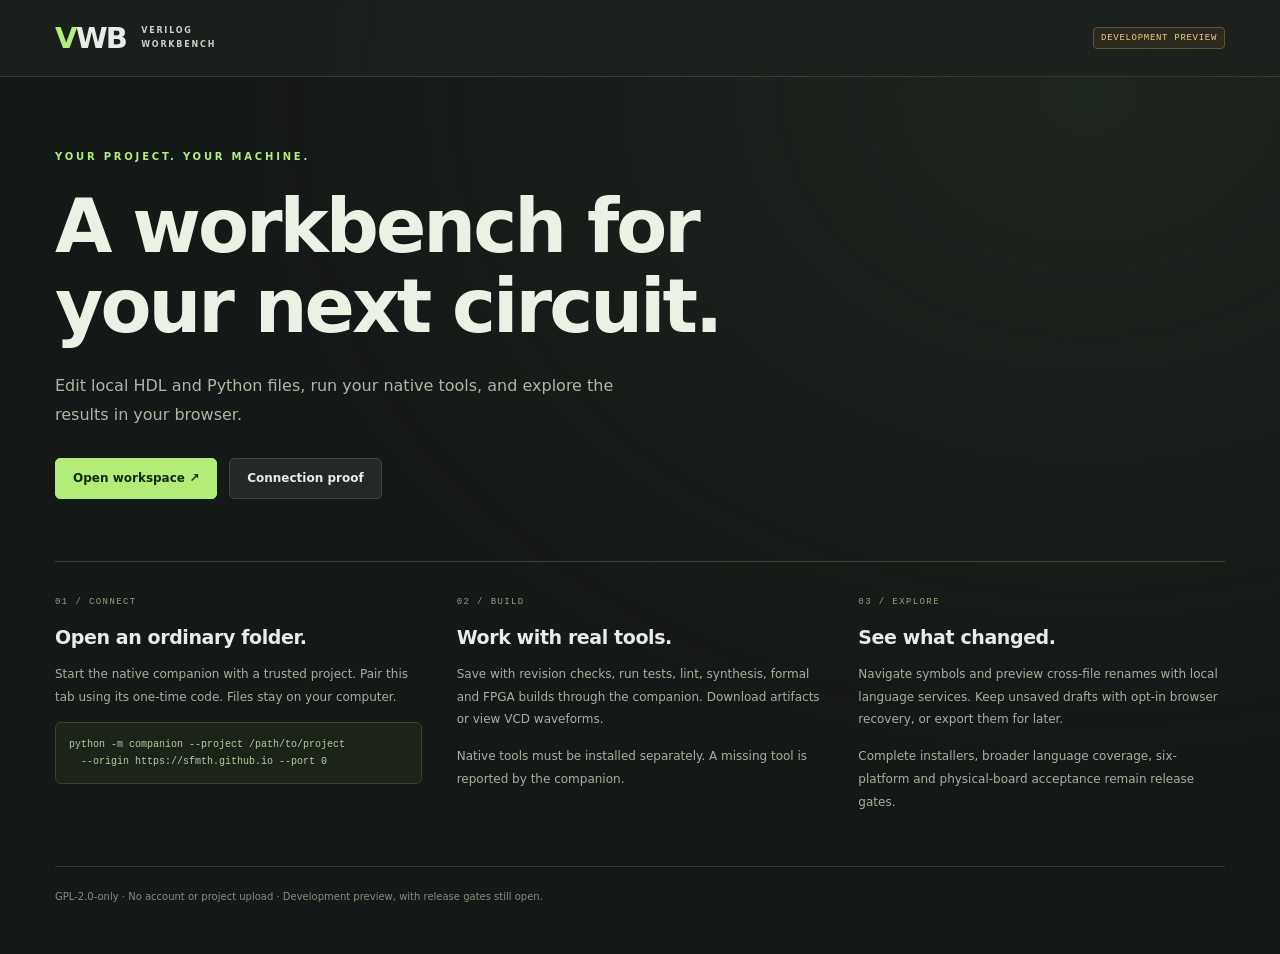
<file: web/index.html>
<!doctype html>
<html lang="en">
<head>
  <meta charset="utf-8">
  <meta name="viewport" content="width=device-width,initial-scale=1">
  <meta name="referrer" content="no-referrer">
  <meta http-equiv="Content-Security-Policy" content="default-src 'self'; style-src 'self'; object-src 'none'; base-uri 'none'">
  <title>Verilog Workbench · Local tools, browser workspace</title>
  <link rel="stylesheet" href="workspace/style.css">
</head>
<body class="landing">
  <header class="topbar"><a class="brand" href="./">V<span>WB</span><small>VERILOG WORKBENCH</small></a><span class="preview-badge">DEVELOPMENT PREVIEW</span></header>
  <main class="welcome">
    <p class="eyebrow">YOUR PROJECT. YOUR MACHINE.</p>
    <h1>A workbench for<br>your next circuit.</h1>
    <p class="lede">Edit local HDL and Python files, run your native tools, and explore the results in your browser.</p>
    <div class="actions"><a class="button primary" href="workspace/">Open workspace ↗</a><a class="button" href="m0/">Connection proof</a></div>
    <div class="welcome-grid">
      <section><span class="step">01 / CONNECT</span><h2>Open an ordinary folder.</h2><p>Start the native companion with a trusted project. Pair this tab using its one-time code. Files stay on your computer.</p><pre>python -m companion --project /path/to/project
  --origin https://sfmth.github.io --port 0</pre></section>
      <section><span class="step">02 / BUILD</span><h2>Work with real tools.</h2><p>Save with revision checks, run tests, lint, synthesis, formal and FPGA builds through the companion. Download artifacts or view VCD waveforms.</p><p>Native tools must be installed separately. A missing tool is reported by the companion.</p></section>
      <section><span class="step">03 / EXPLORE</span><h2>See what changed.</h2><p>Navigate symbols and preview cross-file renames with local language services. Keep unsaved drafts with opt-in browser recovery, or export them for later.</p><p>Complete installers, broader language coverage, six-platform and physical-board acceptance remain release gates.</p></section>
    </div>
    <p class="muted">GPL-2.0-only · No account or project upload · Development preview, with release gates still open.</p>
  </main>
</body>
</html>
</file>
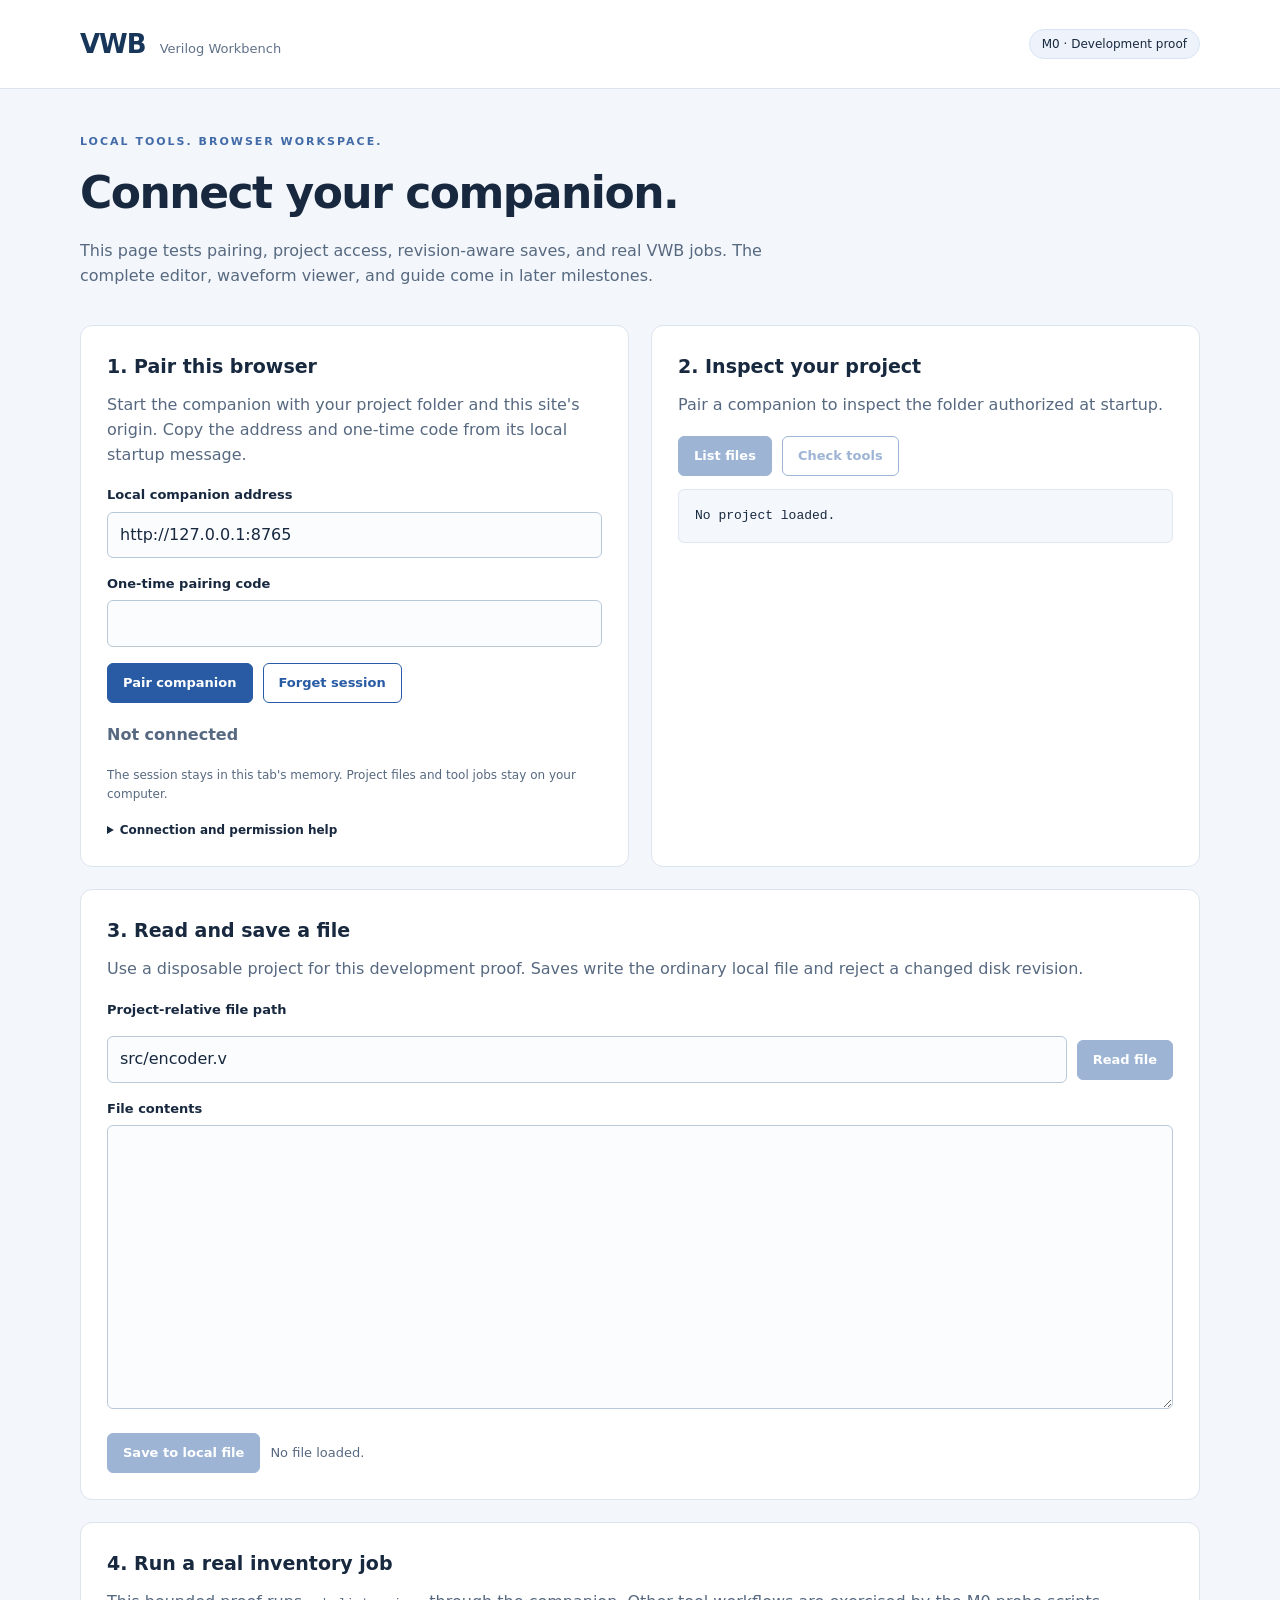
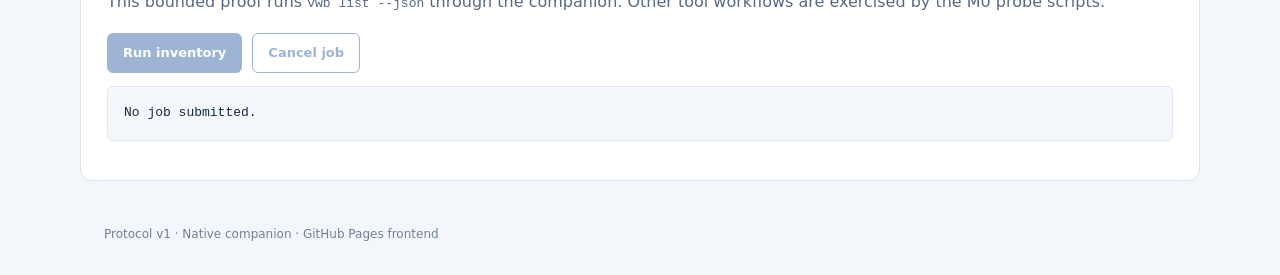
<file: web/m0/index.html>
<!doctype html>
<html lang="en">
<head>
  <meta charset="utf-8">
  <meta name="viewport" content="width=device-width,initial-scale=1">
  <meta name="referrer" content="no-referrer">
  <meta http-equiv="Content-Security-Policy" content="default-src 'self'; script-src 'self'; style-src 'self'; connect-src 'self' http://127.0.0.1:* http://localhost:* http://[::1]:* https://127.0.0.1:* https://localhost:*; object-src 'none'; base-uri 'none'; frame-ancestors 'none'">
  <title>VWB · Companion connection proof</title>
  <link rel="stylesheet" href="style.css">
  <script type="module" src="app.js"></script>
</head>
<body>
  <header><a class="brand" href="../">VWB<span>Verilog Workbench</span></a><span class="badge">M0 · Development proof</span></header>
  <main>
    <section class="intro"><p class="eyebrow">LOCAL TOOLS. BROWSER WORKSPACE.</p><h1>Connect your companion.</h1><p>This page tests pairing, project access, revision-aware saves, and real VWB jobs. The complete editor, waveform viewer, and guide come in later milestones.</p></section>
    <div class="grid">
      <section class="panel"><h2>1. Pair this browser</h2><p>Start the companion with your project folder and this site's origin. Copy the address and one-time code from its local startup message.</p>
        <form id="pair-form"><label for="endpoint">Local companion address</label><input id="endpoint" type="url" value="http://127.0.0.1:8765" required autocomplete="off" spellcheck="false"><label for="code">One-time pairing code</label><input id="code" type="password" required autocomplete="off" spellcheck="false"><div class="actions"><button id="pair" type="submit">Pair companion</button><button id="forget" type="button" class="secondary">Forget session</button></div></form>
        <p id="connection-status" role="status" aria-live="polite">Not connected</p><p class="note">The session stays in this tab's memory. Project files and tool jobs stay on your computer.</p>
        <details><summary>Connection and permission help</summary><p>The browser may ask for access to your local companion. Allow it only for the project session you started. If access is denied, restore the site permission and retry. This proof does not require browser security flags or uploading your project.</p><p>After a companion restart, enter its new code. Pairing codes expire and can only be used once.</p></details>
      </section>
      <section class="panel"><h2>2. Inspect your project</h2><p id="project-summary">Pair a companion to inspect the folder authorized at startup.</p><div class="actions"><button id="files" disabled>List files</button><button id="capabilities" disabled class="secondary">Check tools</button></div><pre id="inventory" aria-live="polite">No project loaded.</pre></section>
      <section class="panel wide"><h2>3. Read and save a file</h2><p>Use a disposable project for this development proof. Saves write the ordinary local file and reject a changed disk revision.</p><form id="read-form" class="path-form"><label for="path">Project-relative file path</label><div class="actions"><input id="path" value="src/encoder.v" autocomplete="off" spellcheck="false"><button id="read" disabled>Read file</button></div></form><label for="content">File contents</label><textarea id="content" rows="13" spellcheck="false" disabled></textarea><div class="actions"><button id="save" disabled>Save to local file</button><span id="file-status" role="status" aria-live="polite">No file loaded.</span></div></section>
      <section class="panel wide"><h2>4. Run a real inventory job</h2><p>This bounded proof runs <code>vwb list --json</code> through the companion. Other tool workflows are exercised by the M0 probe scripts.</p><div class="actions"><button id="run" disabled>Run inventory</button><button id="cancel" disabled class="secondary">Cancel job</button></div><pre id="job-output" aria-live="polite">No job submitted.</pre></section>
    </div>
  </main><footer>Protocol v1 · Native companion · GitHub Pages frontend</footer>
</body>
</html>
</file>
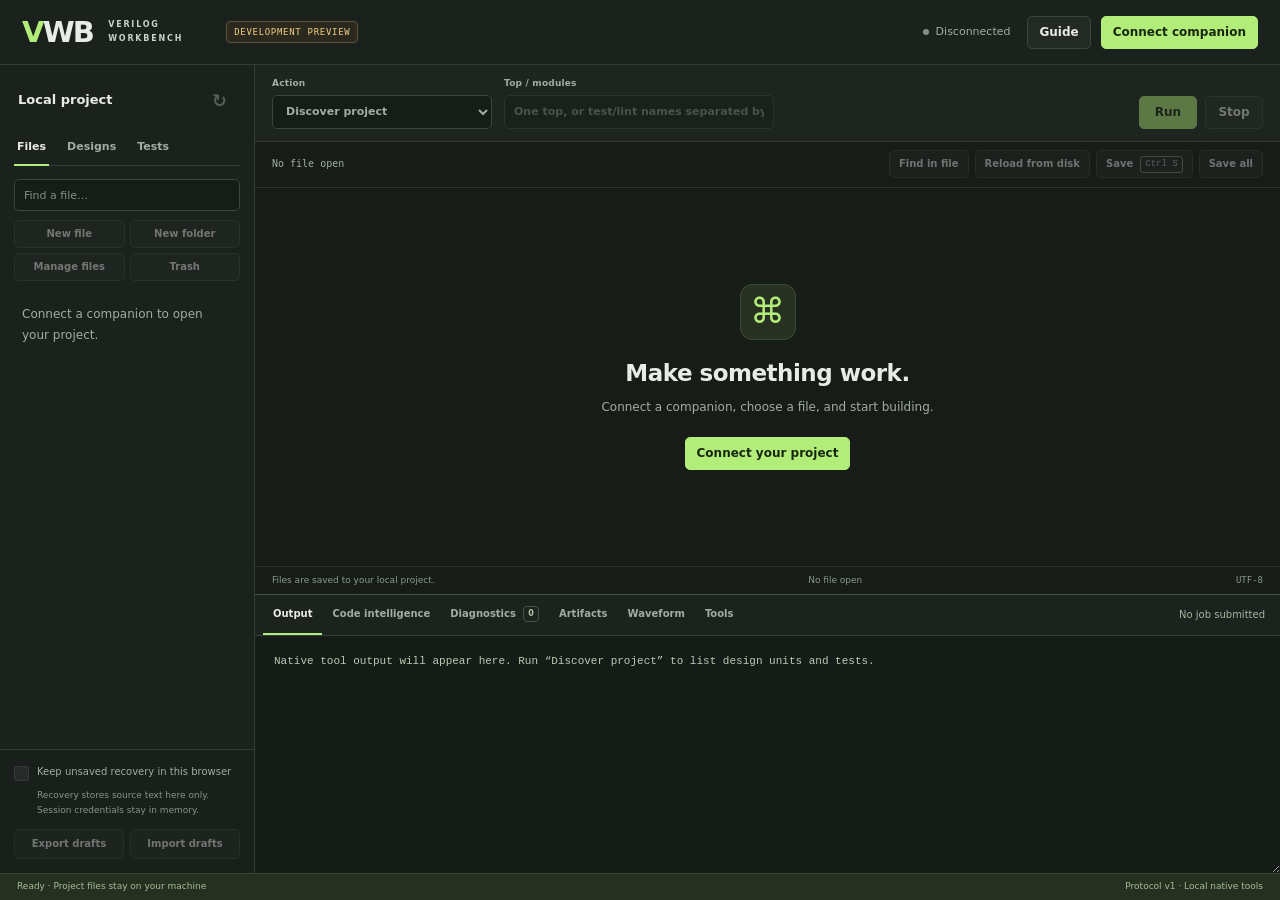
<file: web/workspace/index.html>
<!doctype html>
<html lang="en">
<head>
  <meta charset="utf-8">
  <meta name="viewport" content="width=device-width,initial-scale=1">
  <meta name="referrer" content="no-referrer">
  <meta http-equiv="Content-Security-Policy" content="default-src 'self'; script-src 'self'; style-src 'self'; connect-src 'self' http://127.0.0.1:* http://localhost:* http://[::1]:* https://127.0.0.1:* https://localhost:*; worker-src 'self'; img-src 'self' blob:; object-src 'none'; base-uri 'none'">
  <title>Workspace · Verilog Workbench</title>
  <link rel="stylesheet" href="style.css">
  <script type="module" src="app.mjs"></script>
</head>
<body>
  <a class="skip" href="#editor">Skip to editor</a>
  <header class="topbar"><a class="brand" href="../">V<span>WB</span><small>VERILOG WORKBENCH</small></a><span class="preview-badge">DEVELOPMENT PREVIEW</span><div class="header-actions"><span id="connection-indicator" class="connection">Disconnected</span><button id="guide-toggle">Guide</button><button id="connect-toggle" class="primary">Connect companion</button></div></header>
  <div class="workbench">
    <aside class="sidebar" aria-label="Project explorer">
      <div class="section-heading"><h1 id="project-name">Local project</h1><button id="refresh" disabled aria-label="Refresh files">↻</button></div>
      <nav class="explorer-tabs" aria-label="Project views"><button data-explorer="files" aria-pressed="true">Files</button><button data-explorer="designs" aria-pressed="false">Designs</button><button data-explorer="tests" aria-pressed="false">Tests</button></nav>
      <label class="sr-only" for="filter">Filter project files</label><input id="filter" type="search" placeholder="Find a file…" autocomplete="off">
      <div id="file-actions" class="file-actions"><button id="new-file" disabled>New file</button><button id="new-folder" disabled>New folder</button><button id="manage-files" disabled>Manage files</button><button id="open-trash" disabled>Trash</button></div>
      <div id="explorer" class="explorer"><p class="empty">Connect a companion to open your project.</p></div>
      <section id="recovery" hidden><h2>Recovered drafts</h2><p>Review before saving. Disk changes are checked.</p><div id="recovery-list"></div></section>
      <div class="sidebar-foot"><label class="check"><input id="persist-drafts" type="checkbox"> Keep unsaved recovery in this browser</label><p>Recovery stores source text here only. Session credentials stay in memory.</p><div class="actions"><button id="export-drafts" disabled>Export drafts</button><label class="button file-picker">Import drafts<input id="import-drafts" type="file" accept=".json,application/json" disabled></label></div></div>
    </aside>
    <main class="workspace-main">
      <section class="runbar" aria-label="Native tool controls">
        <label>Action<select id="command"><option value="list">Discover project</option><option value="test">Run tests</option><option value="wave">Waveforms / saved runs</option><option value="lint">Lint</option><option value="synth">Synthesize</option><option value="formal">Formal</option><option value="fpga">FPGA build</option><option value="doctor">Check tools</option><option value="flow">Project testbench</option></select></label>
        <label>Top / modules<input id="module" list="module-list" placeholder="One top, or test/lint names separated by commas" autocomplete="off" spellcheck="false"><datalist id="module-list"></datalist></label>
        <div id="wave-options" class="command-options" hidden><label>Waveform action<select id="wave-mode"><option value="simulate">Simulate and save waves</option><option value="list">List saved waves</option><option value="load">Open saved wave</option></select></label><label>Saved tag<input id="wave-tag" list="saved-wave-list" placeholder="Optional for simulation" autocomplete="off"><datalist id="saved-wave-list"></datalist></label><label class="check"><input id="replace-tag" type="checkbox">Replace existing tag</label></div>
        <div id="test-options" class="command-options" hidden><label>Simulator<select id="simulator"><option value="auto">Auto · Icarus / GHDL</option><option value="icarus">Icarus</option><option value="verilator">Verilator · timed SystemVerilog</option><option value="ghdl">GHDL · VHDL</option></select></label><label>Test language<select id="test-language"><option value="auto">Auto</option><option value="cocotb">Cocotb / Python</option><option value="verilog">Verilog</option><option value="vhdl">VHDL</option></select></label><label>Test file<input id="test-file" list="test-file-list" placeholder="Auto discovery" autocomplete="off" spellcheck="false"><datalist id="test-file-list"></datalist></label><label>Testbench top<input id="test-top" placeholder="Infer from test file" autocomplete="off" spellcheck="false"></label><label>Cocotb function<input id="testcase" placeholder="All test functions" autocomplete="off" spellcheck="false"></label><label>Seed<input id="seed" type="number" min="0" max="4294967295" placeholder="Default"></label><label class="check"><input id="waves" type="checkbox" checked>Save waves</label><label>Wave format<select id="wave-format"><option value="vcd">VCD · browser viewer</option><option value="fst">FST · download</option></select></label></div>
        <div id="flow-options" class="command-options" hidden><label>Project flow<input id="flow-name" list="flow-list" placeholder="Leave empty to discover flows" autocomplete="off"><datalist id="flow-list"></datalist></label><label>Project simulator<select id="flow-simulator"><option value="default">Project default</option><option value="icarus">Icarus</option><option value="verilator">Verilator</option><option value="ghdl">GHDL</option><option value="questa">Questa</option><option value="modelsim">ModelSim</option><option value="vcs">VCS</option><option value="xcelium">Xcelium</option><option value="riviera">Riviera</option><option value="activehdl">Active-HDL</option></select></label><label>Timeout (seconds)<input id="flow-timeout" type="number" min="1" max="7200" value="300"></label><p class="muted">Uses a configured upstream Make, FuseSoC or Python testbench. Each flow declares its dependencies and supported simulators.</p></div>
        <div id="lint-options" class="command-options" hidden><label>Linter<select id="linter"><option value="all">All available</option><option value="iverilog">Icarus</option><option value="verilator">Verilator</option><option value="yosys">Yosys</option><option value="verible">Verible</option><option value="ghdl">GHDL</option></select></label></div>
        <div id="synth-options" class="command-options" hidden><label>Output<select id="synth-format"><option value="svg">SVG schematic</option><option value="json">JSON netlist</option><option value="png">PNG schematic</option><option value="dot">DOT graph</option></select></label><label class="check"><input id="synth-full" type="checkbox">Full logic</label><label class="check"><input id="synth-flatten" type="checkbox">Flatten hierarchy</label></div>
        <div id="formal-options" class="command-options" hidden><label>Configuration<input id="formal-config" placeholder="Project .sby file (optional)" spellcheck="false"></label></div>
        <div id="fpga-options" class="command-options" hidden><label>Board<select id="board"><option value="tangnano9k">Tang Nano 9K</option><option value="icebreaker">iCEBreaker</option></select></label><label>Stage<select id="stage"><option value="pack">Pack image</option><option value="pnr">Place &amp; route</option><option value="synth">Synthesize</option></select></label><label>Constraints<input id="constraints" placeholder="src/io.cst or .pcf" spellcheck="false"></label><button id="program" disabled>Program board…</button></div>
        <div class="actions run-actions"><button id="run" class="primary" disabled>Run</button><button id="cancel" disabled>Stop</button></div>
        <details id="hdl-options" class="hdl-options" hidden><summary>HDL compile and test options</summary><div class="hdl-option-fields"><label>Defines · one NAME or NAME=VALUE per line<textarea id="hdl-defines" rows="3" placeholder="WIDTH=8" spellcheck="false"></textarea></label><label>Include folders · one project folder per line<textarea id="hdl-includes" rows="3" placeholder="src/include" spellcheck="false"></textarea></label><div id="simulation-options"><label class="check"><input id="gate-level" type="checkbox">Also test synthesized gates</label><p class="muted">Native VHDL testbenches cannot drive Verilog gates; use Cocotb for that check. A skipped gate check is shown in the result.</p><label>Array words in waves<input id="max-array-words" type="number" min="0" max="1000000" placeholder="Default · 0 saves all"></label><label>Simulator plusargs · one per line<textarea id="plusargs" rows="2" placeholder="+CHECK=1" spellcheck="false"></textarea></label></div><p id="keep-going-option" class="muted">All selected tests and lint checks run, including after a failure.</p></div><p class="muted">A selected module without a test may generate a starter smoke test. Add functional assertions before relying on it.</p></details>
      </section>
      <section class="editor-panel" aria-label="File editor">
        <div id="file-tabs" class="file-tabs" aria-label="Open files"></div>
        <div class="editor-toolbar"><span id="active-file">No file open</span><div class="actions"><button id="find-open" disabled>Find in file</button><button id="reload" disabled>Reload from disk</button><button id="save" disabled>Save <kbd>Ctrl S</kbd></button><button id="save-all" disabled>Save all</button></div></div>
        <section id="find-bar" class="find-bar" aria-label="File search" hidden><label class="sr-only" for="find-query">Find in file</label><input id="find-query" type="search" maxlength="256" autocomplete="off" spellcheck="false" placeholder="Find literal text…"><label class="check"><input id="find-case" type="checkbox">Match case</label><button id="find-prev" aria-label="Previous match">↑</button><button id="find-next" aria-label="Next match">↓</button><span id="find-status" role="status">Enter text to find</span><button id="find-close" aria-label="Close file search">×</button></section>
        <div id="editor-empty" class="editor-empty"><span class="circuit-mark" aria-hidden="true">⌘</span><h2>Make something work.</h2><p>Connect a companion, choose a file, and start building.</p><button id="empty-connect" class="primary">Connect your project</button></div>
        <div id="source-editor" class="editor-surface" hidden><pre id="editor-gutter" aria-hidden="true"></pre><pre id="syntax-backdrop" aria-hidden="true"></pre><textarea id="editor" aria-label="File contents" spellcheck="false" autocapitalize="off" autocomplete="off" wrap="off" hidden disabled></textarea></div>
        <div class="editor-status"><span id="file-status" role="status">Files are saved to your local project.</span><span id="syntax-status">No file open</span><span id="position">UTF-8</span></div>
      </section>
      <section class="results" aria-label="Tool results">
        <div class="results-heading"><nav aria-label="Result views"><button data-result="logs" aria-pressed="true">Output</button><button data-result="intelligence" aria-pressed="false">Code intelligence</button><button data-result="diagnostics" aria-pressed="false">Diagnostics <span id="diagnostic-count">0</span></button><button data-result="artifacts" aria-pressed="false">Artifacts</button><button data-result="waveform" aria-pressed="false">Waveform</button><button data-result="tools" aria-pressed="false">Tools</button></nav><span id="job-status" role="status">No job submitted</span><button id="resume-job" hidden>Resume status</button></div>
        <div id="result-logs" class="result-pane"><p id="hdl-summary" class="notice" hidden></p><pre id="job-output">Native tool output will appear here. Run “Discover project” to list design units and tests.</pre></div>
        <div id="result-intelligence" class="result-pane" hidden><div id="intelligence-view"></div></div>
        <div id="result-diagnostics" class="result-pane" hidden><p class="muted">Compiler messages link to source when a location is recognized. Full raw output is always retained.</p><div id="diagnostics"></div></div>
        <div id="result-artifacts" class="result-pane" hidden><div class="actions"><button id="refresh-artifacts" disabled>Refresh artifacts</button><span class="muted">Artifacts include previous runs. Rerun the relevant workflow to regenerate them.</span></div><div id="artifact-list"></div><div id="artifact-preview"></div></div>
        <div id="result-waveform" class="result-pane" hidden><div class="actions"><label class="button file-picker">Open local VCD<input id="import-vcd" type="file" accept=".vcd"></label><span class="muted">VCD only. FST and GTKWave layout import are not available.</span></div><div id="waveform-view"><p class="empty">Open a VCD artifact after a simulation, or choose a local VCD file.</p></div></div>
        <div id="result-tools" class="result-pane" hidden><p class="muted">Discovery reports installed tools; it does not certify workflow or hardware support.</p><button id="check-tools" disabled>Refresh tool report</button><pre id="tools-output">No capability report loaded.</pre></div>
      </section>
    </main>
    <aside id="guide" class="guide" hidden aria-label="Getting started guide"><div class="section-heading"><h2>First circuit</h2><button id="guide-close" aria-label="Close guide">×</button></div><p class="eyebrow">A SMALL LOOP, REAL TOOLS.</p><ol><li><h3>Connect a folder</h3><p>Start the command below with a trusted project. The companion uses your project’s configured source and test paths.</p><pre id="launch-command"></pre></li><li><h3>Explore the design</h3><p>Run “Discover project”. Choose a top from the toolbar, then open its files from Designs or Tests.</p></li><li><h3>Save and simulate</h3><p>Edit a file, then Run tests. Runs first save all open edits. An external disk change stops the save with a visible conflict.</p></li><li><h3>Inspect the result</h3><p>Read Output and Diagnostics. In Artifacts, open a VCD waveform or download a schematic. Cancel long jobs with Stop.</p></li><li><h3>Keep experimenting</h3><p>Try the bundled examples folder as your companion project. Start with <code>sv_beginner_counter</code> or <code>vhdl_beginner_counter</code>. Native HDL tools must be installed.</p></li></ol><p class="notice">Development preview: local language services enable completion, navigation and reviewed rename. Broader language and project coverage, complete installers and six-platform/board acceptance remain release gates.</p></aside>
  </div>
  <footer class="statusbar"><span id="global-status" role="status">Ready · Project files stay on your machine</span><span>Protocol v1 · Local native tools</span></footer>
  <dialog id="files-dialog" aria-label="Project files"></dialog>
  <dialog id="connect-dialog"><form id="pair-form"><div class="section-heading"><h2>Connect your companion</h2><button id="connect-close" type="button" aria-label="Close connection dialog">×</button></div><p>Start the companion with your trusted local project, then enter its address and one-time code.</p><pre id="connect-command"></pre><label for="endpoint">Local companion address</label><input id="endpoint" type="url" value="http://127.0.0.1:8765" required autocomplete="off" spellcheck="false"><label for="code">One-time pairing code</label><input id="code" type="password" required autocomplete="off"><div class="actions"><button id="pair" class="primary">Pair companion</button><button id="retry" type="button" hidden>Retry connection</button><button id="forget" type="button" hidden>Forget session</button></div><p id="connection-status" role="status">Not connected.</p><details><summary>Permission, disconnect and pairing help</summary><p>Allow this site’s local network permission when your browser asks. After a temporary disconnect, Retry connection retains your session and edits. After restarting the companion, use its new code. Codes expire after five minutes and work once. Reloading this page forgets credentials; enable draft recovery or export your edits first.</p></details></form></dialog>
</body>
</html>
</file>
<file: web/workspace/style.css>
:root {
  color-scheme: dark;
  --bg: #141817;
  --panel: #1b201e;
  --raised: #232a26;
  --editor: #171c19;
  --line: #333c36;
  --text: #e7ece7;
  --muted: #a0ada3;
  --accent: #b2ed7a;
  --accent-dark: #17270d;
  --amber: #efcd86;
  --danger: #ffaaaa;
  font: 13px/1.55 Inter, ui-sans-serif, system-ui, -apple-system, BlinkMacSystemFont, "Segoe UI", sans-serif;
  background: var(--bg);
  color: var(--text);
}

* { box-sizing: border-box; }
.intelligence-view { display: flex; flex-direction: column; gap: 10px; }
.intelligence-view p { margin: 0; font-size: 12px; }
.intelligence-capabilities { color: var(--muted); }
.intelligence-controls, .intelligence-rename { display: flex; flex-wrap: wrap; align-items: end; gap: 7px; }
.intelligence-rename label { flex: 1; max-width: 300px; }
.intelligence-results, .intelligence-diagnostics { display: grid; gap: 7px; }
.intelligence-results > button, .intelligence-diagnostics > button { justify-content: flex-start; text-align: left; white-space: normal; overflow-wrap: anywhere; }
.intelligence-results pre { white-space: pre-wrap; overflow-wrap: anywhere; margin: 0; padding: 10px; background: var(--editor); border: 1px solid var(--line); font-size: 12px; }
.intelligence-results details { border: 1px solid var(--line); border-radius: 4px; padding: 9px; }
.intelligence-results summary { cursor: pointer; font-family: ui-monospace, monospace; }
.intelligence-diff { display: grid; grid-template-columns: repeat(2,minmax(0,1fr)); gap: 12px; margin-top: 10px; }
.intelligence-diff h4 { color: var(--muted); margin: 0 0 7px; font-size: 11px; }
@media(max-width:700px) { .intelligence-diff { grid-template-columns: 1fr; } }
[hidden] { display: none !important; }
html { height: 100%; }
body { margin: 0; height: 100dvh; display: flex; flex-direction: column; overflow: hidden; }
button, input, select, textarea { font: inherit; color: inherit; }
button, .button {
  display: inline-flex;
  align-items: center;
  justify-content: center;
  gap: 7px;
  min-height: 33px;
  border: 1px solid #3b473e;
  border-radius: 5px;
  padding: 6px 11px;
  background: var(--raised);
  color: var(--text);
  font-size: 12px;
  font-weight: 600;
  line-height: 1.4;
  text-decoration: none;
  white-space: nowrap;
  cursor: pointer;
}
button:hover:not(:disabled), .button:hover { border-color: #6c7e6e; background: #2e3830; }
button:disabled, input:disabled, select:disabled { opacity: .42; cursor: default; }
button.primary, .button.primary { background: var(--accent); border-color: var(--accent); color: var(--accent-dark); }
button.primary:hover:not(:disabled), .button.primary:hover { background: #c7fa98; border-color: #c7fa98; }
a { color: var(--accent); text-underline-offset: 3px; }
button:focus-visible, a:focus-visible, input:focus-visible, select:focus-visible, textarea:focus-visible,
summary:focus-visible, .file-picker:focus-within {
  outline: 2px solid var(--accent);
  outline-offset: 3px;
}
input:not([type="checkbox"]):not([type="range"]):not([type="file"]), select {
  width: 100%;
  min-height: 34px;
  padding: 6px 9px;
  border: 1px solid #3b473e;
  border-radius: 5px;
  background: #161c18;
}
input::placeholder, textarea::placeholder { color: #849188; opacity: 1; }
input[type="checkbox"], input[type="range"] { accent-color: var(--accent); }
input[type="checkbox"] { width: 15px; height: 15px; margin: 0; flex: none; }
input[type="range"] { min-height: 28px; }
label { display: block; font-size: 11px; font-weight: 600; color: var(--muted); }
label > input:not([type="checkbox"]), label > select { display: block; margin-top: 4px; }
.check { display: flex; align-items: center; gap: 8px; font-weight: 500; line-height: 1.6; }
p { margin: 0 0 14px; }
h1, h2, h3 { margin: 0; font-weight: 600; line-height: 1.3; }
h2 { font-size: 16px; }
h3 { font-size: 13px; }
pre, code, textarea, kbd { font-family: "SFMono-Regular", Consolas, "Liberation Mono", monospace; }
code { color: #c5d7bc; font-size: .94em; }
pre { margin: 12px 0; font-size: 12px; line-height: 1.7; white-space: pre-wrap; overflow-wrap: anywhere; }
kbd { padding: 1px 4px; border: 1px solid #526047; border-radius: 3px; font-size: 9px; font-weight: 400; opacity: .75; }
button:disabled kbd { border-color: var(--muted); }
.muted, .empty { color: var(--muted); font-size: 12px; }
.empty { padding: 10px 2px; line-height: 1.7; }
.actions { display: flex; flex-wrap: wrap; align-items: center; gap: 8px; }
.eyebrow { color: var(--accent); font-size: 10px; font-weight: 700; letter-spacing: 2px; }
.section-heading { display: flex; align-items: center; justify-content: space-between; gap: 12px; }
.section-heading button { min-width: 31px; padding: 4px 8px; font-size: 18px; }
.sr-only { position: absolute; width: 1px; height: 1px; padding: 0; margin: -1px; overflow: hidden; clip: rect(0, 0, 0, 0); white-space: nowrap; border: 0; }
.skip { position: fixed; z-index: 100; left: 18px; top: 10px; padding: 8px 14px; background: var(--accent); color: var(--accent-dark); transform: translateY(-150%); border-radius: 4px; }
.skip:focus { transform: translateY(0); }

.topbar { display: flex; align-items: center; gap: 23px; flex: none; min-height: 65px; padding: 12px 22px; border-bottom: 1px solid var(--line); background: #1b211d; }
.brand { display: inline-flex; align-items: center; color: var(--accent); font-size: 29px; font-weight: 850; letter-spacing: -1.8px; line-height: 1; text-decoration: none; }
.brand > span { color: var(--text); }
.brand small { max-width: 95px; margin-left: 15px; color: #c8d2c8; font-size: 8px; font-weight: 600; letter-spacing: 1.8px; line-height: 1.7; }
.preview-badge { display: inline-flex; border: 1px solid #5d5339; border-radius: 4px; padding: 4px 7px; color: var(--amber); background: #2b291e; font: 9px/1.4 ui-monospace, monospace; letter-spacing: .7px; white-space: nowrap; }
.header-actions { display: flex; align-items: center; gap: 10px; margin-left: auto; }
.connection { display: inline-flex; align-items: center; gap: 7px; margin-right: 7px; color: var(--muted); font-size: 11px; white-space: nowrap; }
.connection::before { content: ""; width: 6px; height: 6px; border-radius: 50%; background: #839087; }
.connection.connected, .connection[data-state="connected"] { color: #cbdec2; }
.connection.connected::before, .connection[data-state="connected"]::before { background: var(--accent); box-shadow: 0 0 0 3px #b2ed7a16; }
.connection[data-state="error"], .connection[data-state="disconnected"] { color: var(--amber); }
.connection[data-state="error"]::before, .connection[data-state="disconnected"]::before { background: var(--amber); }

.workbench { display: flex; flex: 1; min-height: 0; min-width: 0; }
.sidebar { display: flex; flex-direction: column; width: 255px; flex: none; min-height: 0; padding: 18px 14px 0; background: #1b211d; border-right: 1px solid var(--line); }
.sidebar h1 { overflow: hidden; font-size: 13px; text-overflow: ellipsis; white-space: nowrap; }
.sidebar .section-heading { padding: 0 4px; }
.sidebar .section-heading button { color: var(--muted); background: transparent; border-color: transparent; }
.explorer-tabs { display: flex; gap: 15px; margin: 14px 0 13px; border-bottom: 1px solid var(--line); }
.file-actions { display: grid; grid-template-columns: 1fr 1fr; gap: 5px; margin: 9px 0 2px; }
.file-actions button { font-size: 10px; padding: 5px; min-height: 28px; }
.folder-button { display: block; width: 100%; text-align: left; white-space: normal; overflow-wrap: anywhere; background: transparent; border-color: transparent; }
#files-dialog { width: min(700px, calc(100vw - 32px)); max-height: calc(100dvh - 40px); overflow: auto; }
#files-dialog > .section-heading { margin-bottom: 10px; }
.files-section { display: grid; gap: 10px; padding-top: 15px; margin-top: 15px; border-top: 1px solid var(--line); }
.files-section h3 { color: var(--accent); }
.files-section p { margin: 0; }
.files-section form { display: grid; gap: 10px; }
.files-section > button { justify-self: start; }
.files-trash-row { display: flex; flex-wrap: wrap; align-items: center; gap: 8px; padding: 7px 0; }
.files-trash-row > span { flex: 1; overflow-wrap: anywhere; font-family: ui-monospace, monospace; }
.files-trash-row > p { width: 100%; }
button.danger { color: var(--danger); }
.explorer-tabs button { position: relative; border: 0; border-radius: 0; background: transparent; padding: 7px 3px 10px; color: var(--muted); font-size: 11px; }
.explorer-tabs button[aria-pressed="true"] { color: var(--text); }
.explorer-tabs button[aria-pressed="true"]::after { position: absolute; content: ""; height: 2px; background: var(--accent); bottom: -1px; left: 0; right: 0; }
#filter { min-height: 32px; font-size: 11px; }
.explorer { flex: 1; min-height: 75px; overflow: auto; padding: 13px 0; scrollbar-gutter: stable; }
.explorer > .empty { padding: 8px; }
.explorer button { max-width: 100%; }
.file-row, .file-item, .discovery-item, .design-row, .test-row { display: flex; align-items: center; gap: 8px; width: 100%; min-width: 0; margin: 1px 0; border: 1px solid transparent; border-radius: 4px; padding: 6px 8px; background: transparent; color: #bfcbbf; font: 11px/1.55 ui-monospace, monospace; text-align: left; justify-content: flex-start; overflow-wrap: anywhere; white-space: normal; }
.file-row:hover:not(:disabled), .file-item:hover:not(:disabled), .discovery-item:hover:not(:disabled), .design-row:hover:not(:disabled), .test-row:hover:not(:disabled) { background: #28322a; border-color: transparent; }
.file-row.active, .file-row[aria-current="true"], .file-item[aria-current="true"], .file-item.active { color: var(--accent); background: #2a3627; border-color: #3c4c35; }
.folder-label, .file-group > h2, .file-group > h3 { margin: 0 0 3px; padding: 8px 7px 3px; color: #91a291; font-size: 10px; font-weight: 600; letter-spacing: .7px; overflow-wrap: anywhere; }
.file-group { margin-bottom: 8px; }
.sidebar-foot { flex: none; margin: 0 -14px; padding: 14px; border-top: 1px solid var(--line); background: #191f1b; }
.sidebar-foot .check { align-items: flex-start; font-size: 10px; }
.sidebar-foot .check input { margin-top: 2px; }
.sidebar-foot p { margin: 7px 0 12px 23px; font-size: 9px; color: #86958a; line-height: 1.6; }
.sidebar-foot .actions { gap: 6px; }
.sidebar-foot .button, .sidebar-foot button { flex: 1; padding: 6px; font-size: 10px; min-height: 30px; }
.file-picker { position: relative; overflow: hidden; color: var(--text); }
.file-picker input[type="file"] { position: absolute; inset: 0; width: 100%; height: 100%; opacity: 0; cursor: pointer; }
.file-picker:has(input:disabled) { opacity: .42; cursor: default; }
.file-picker input:disabled { cursor: default; }
#recovery { flex: none; max-height: 210px; overflow: auto; padding: 12px 3px; border-top: 1px solid var(--line); }
#recovery h2 { font-size: 11px; color: var(--amber); }
#recovery p { margin: 5px 0 8px; color: var(--muted); font-size: 10px; }
.recovery-row { display: flex; flex-wrap: wrap; align-items: center; gap: 5px; padding: 7px 0; border-bottom: 1px solid #313a32; font-size: 10px; overflow-wrap: anywhere; }
.recovery-row > span { width: 100%; color: #d7dfd2; }
.recovery-row button { max-width: 100%; min-height: 27px; padding: 3px 7px; font-size: 10px; white-space: normal; overflow-wrap: anywhere; text-align: left; }

.workspace-main { flex: 1; min-width: 0; min-height: 0; display: flex; flex-direction: column; overflow: hidden; }
.runbar { display: flex; align-items: flex-end; flex-wrap: wrap; flex: none; gap: 10px 12px; padding: 12px 17px; background: #1e2520; border-bottom: 1px solid var(--line); }
.runbar > label { flex: 1 1 145px; max-width: 220px; }
.runbar > label:nth-child(2) { flex-basis: 180px; max-width: 270px; }
.runbar label { font-size: 9px; letter-spacing: .2px; }
.runbar input, .runbar select { font-size: 11px; }
.command-options { display: flex; flex-wrap: wrap; align-items: flex-end; gap: 10px 12px; }
.command-options > label { flex: 1; min-width: 110px; max-width: 240px; }
.command-options .check { min-height: 34px; min-width: auto; white-space: nowrap; }
#seed { max-width: 100px; }
#fpga-options { flex: 1 1 100%; }
#fpga-options > label:nth-child(3) { flex: 2; max-width: 350px; }
.run-actions { flex-wrap: nowrap; margin-left: auto; }
.run-actions button { min-width: 58px; }
.hdl-options { flex: 1 1 100%; max-height: 31vh; overflow: auto; border-top: 1px solid var(--line); padding-top: 7px; }
.hdl-options summary { cursor: pointer; color: var(--muted); font-size: 11px; }
.hdl-option-fields { display: flex; flex-wrap: wrap; align-items: start; gap: 12px; padding-top: 10px; }
.hdl-option-fields > label, .hdl-option-fields > div { flex: 1 1 210px; max-width: 360px; }
.hdl-option-fields textarea { display: block; width: 100%; margin-top: 4px; padding: 6px 9px; resize: vertical; border: 1px solid #3b473e; border-radius: 5px; background: #161c18; font: 11px/1.6 ui-monospace, monospace; }
.hdl-options .muted { margin: 6px 0; font-size: 10px; }
#simulation-options > label { margin-bottom: 6px; }
.design-hierarchy { margin: 0 0 14px; padding: 8px 3px; border-bottom: 1px solid var(--line); font-size: 10px; }
.design-hierarchy summary { cursor: pointer; color: var(--accent); }
.design-hierarchy ul { list-style: none; margin: 3px 0; padding-left: 12px; border-left: 1px solid var(--line); }
.design-hierarchy p { margin: 3px; font-size: 10px; }
.editor-panel { flex: 1 1 0; display: flex; flex-direction: column; min-height: 180px; min-width: 0; background: var(--editor); overflow: hidden; }
.file-tabs { display: flex; flex: none; min-height: 36px; overflow: auto; background: #1c221e; border-bottom: 1px solid var(--line); scrollbar-width: thin; }
.file-tabs:empty { display: none; }
.file-tabs button, .file-tab { position: relative; flex: none; border: 0; border-right: 1px solid var(--line); border-radius: 0; padding: 9px 17px; background: transparent; color: var(--muted); font: 10px/1.5 ui-monospace, monospace; }
.file-tabs > .file-tab { display: flex; align-items: center; padding: 0; }
.file-tabs .file-tab > button { border: 0; padding: 9px 12px; }
.file-tabs .file-tab > .close-tab { padding: 5px 8px 5px 2px; min-width: 23px; color: #8d9b8a; }
.file-tabs .file-tab > button[aria-pressed="true"]::before { display: none; }
.file-tabs button[aria-selected="true"], .file-tabs button[aria-pressed="true"], .file-tab.active { color: var(--text); background: var(--editor); }
.file-tabs button[aria-selected="true"]::before, .file-tabs button[aria-pressed="true"]::before, .file-tab.active::before { content: ""; position: absolute; top: 0; left: 0; right: 0; height: 2px; background: var(--accent); }
.editor-toolbar { display: flex; flex: none; align-items: center; justify-content: space-between; flex-wrap: wrap; gap: 7px; min-height: 46px; padding: 7px 17px; border-bottom: 1px solid #2c352e; }
#active-file { min-width: 0; font: 10px/1.6 ui-monospace, monospace; color: var(--muted); overflow-wrap: anywhere; }
.editor-toolbar button { padding: 4px 9px; min-height: 28px; font-size: 10px; }
.editor-toolbar .actions { gap: 6px; }
.editor-empty { display: flex; flex-direction: column; align-items: center; justify-content: center; flex: 1; min-height: 180px; padding: 25px; text-align: center; }
.circuit-mark { display: inline-flex; align-items: center; justify-content: center; width: 56px; height: 56px; margin-bottom: 19px; border: 1px solid #3b4b33; border-radius: 12px; background: #273122; color: var(--accent); font-size: 35px; line-height: 1; }
.editor-empty h2 { margin-bottom: 9px; font-size: 23px; letter-spacing: -.5px; }
.editor-empty p { max-width: 340px; color: var(--muted); font-size: 12px; }
.editor-empty button { margin-top: 7px; }
.editor-surface { position: relative; flex: 1 1 0; min-height: 70px; min-width: 0; overflow: hidden; }
#editor, #syntax-backdrop, #editor-gutter { position: absolute; top: 0; bottom: 0; margin: 0; padding: 20px; border: 0; border-radius: 0; font: 13px/23px "SFMono-Regular", Consolas, "Liberation Mono", monospace; font-variant-ligatures: none; tab-size: 4; white-space: pre; overflow-wrap: normal; word-break: normal; letter-spacing: normal; }
#editor, #syntax-backdrop { left: 56px; width: calc(100% - 56px); height: 100%; overflow: scroll; scrollbar-gutter: stable; }
#editor { display: block; resize: none; background: transparent; color: #dbe7d4; caret-color: var(--accent); }
#syntax-backdrop { pointer-events: none; color: #dbe7d4; scrollbar-color: transparent transparent; visibility: hidden; }
#editor-gutter { left: 0; width: 56px; height: 100%; padding-left: 4px; padding-right: 9px; padding-bottom: 35px; overflow: hidden; text-align: right; color: #869789; background: #19201b; border-right: 1px solid #2c352e; pointer-events: none; user-select: none; }
.syntax-active #syntax-backdrop { visibility: visible; }
.syntax-active #editor { color: transparent; }
.syntax-keyword { color: #cfb5fa; }
.syntax-comment { color: #91a88e; }
.syntax-string { color: #e5ce98; }
.syntax-number { color: #a3d8ef; }
.syntax-meta { color: #f1b1a0; }
.syntax-operator { color: #c9d9c1; }
.syntax-builtin { color: #b2ed7a; }
.find-bar { display: flex; flex: none; flex-wrap: wrap; align-items: center; gap: 7px; padding: 7px 12px; border-bottom: 1px solid var(--line); background: #1e2520; }
#find-query { flex: 1 1 150px; width: auto; min-width: 100px; max-width: 360px; font: 12px ui-monospace, monospace; }
.find-bar .check { font-size: 10px; }
.find-bar button { min-height: 28px; padding: 3px 9px; }
#find-status { font-size: 10px; color: var(--muted); }
#find-close { margin-left: auto; }
#editor:focus-visible { outline-offset: -2px; }
#editor::selection { background: #4b663daa; }
.editor-status { display: flex; align-items: center; justify-content: space-between; gap: 16px; flex: none; min-height: 28px; padding: 4px 17px; border-top: 1px solid #2a322c; color: #889b88; font-size: 9px; }
#file-status { min-width: 0; overflow: hidden; white-space: nowrap; text-overflow: ellipsis; }
#syntax-status { min-width: 0; overflow: hidden; text-overflow: ellipsis; white-space: nowrap; }
#position { flex: none; font-family: ui-monospace, monospace; }
.results { display: flex; flex-direction: column; flex: none; height: 31vh; min-height: 150px; max-height: calc(100dvh - 350px); overflow: auto; resize: vertical; border-top: 1px solid #45533f; background: #151b17; }
.results-heading { display: flex; align-items: center; gap: 10px; flex: none; min-height: 41px; padding: 0 15px 0 8px; background: #1c231e; border-bottom: 1px solid var(--line); }
.results-heading nav { display: flex; min-width: 0; overflow: auto; scrollbar-width: thin; }
.results-heading nav button { min-height: 40px; border: 0; border-bottom: 2px solid transparent; border-radius: 0; padding: 9px 10px; background: transparent; color: var(--muted); font-size: 10px; }
.results-heading nav button[aria-pressed="true"] { color: var(--text); border-bottom-color: var(--accent); }
#diagnostic-count { display: inline-flex; align-items: center; justify-content: center; min-width: 16px; min-height: 16px; border: 1px solid #485342; border-radius: 4px; font-size: 8px; color: #b5c4ac; }
#job-status { margin-left: auto; flex: none; color: #a3b39d; font-size: 10px; white-space: nowrap; }
#resume-job { min-height: 26px; padding: 3px 8px; font-size: 10px; }
.result-pane { flex: 1; min-height: 0; overflow: auto; padding: 16px 19px; }
.result-pane .muted { font-size: 10px; }
#job-output, #tools-output { margin: 0; color: #b9cbb3; font-size: 11px; line-height: 1.8; }
#tools-output { margin-top: 15px; }
.diagnostic { display: flex; align-items: flex-start; flex-wrap: wrap; gap: 7px 12px; width: 100%; margin: 7px 0; padding: 9px 12px; border: 1px solid var(--line); border-left: 2px solid var(--amber); border-radius: 4px; background: #20271f; color: #d9dccf; text-align: left; white-space: pre-wrap; overflow-wrap: anywhere; font: 11px/1.7 ui-monospace, monospace; }
.diagnostic > button { padding: 2px 5px; min-height: 24px; font-size: 10px; white-space: normal; text-align: left; }
.diagnostic > span { padding-top: 3px; min-width: 0; }
.diagnostic.error, .diagnostic[data-severity="error"] { border-left-color: var(--danger); }
.diagnostic.warning, .diagnostic[data-severity="warning"] { border-left-color: var(--amber); }
.artifact-row { display: flex; align-items: center; flex-wrap: wrap; gap: 8px; padding: 10px 0; border-bottom: 1px solid var(--line); font-size: 11px; }
.artifact-row > span:first-child { flex: 1 1 240px; font-family: ui-monospace, monospace; overflow-wrap: anywhere; }
.artifact-row button, .artifact-row a { font-size: 10px; }
#artifact-preview { margin-top: 15px; }
#artifact-preview img { display: block; width: auto; max-width: 100%; max-height: 520px; margin-top: 12px; background: #f4f5f0; border-radius: 4px; }
.schematic-controls { margin: 10px 0; }
.schematic-controls label { min-width: 125px; }
.schematic-controls button { min-height: 28px; font-size: 10px; }
.schematic-viewport { width: 100%; height: 420px; max-height: 55vh; min-height: 180px; overflow: auto; border: 1px solid var(--line); background: #f4f5f0; cursor: grab; touch-action: none; }
.schematic-viewport.panning { cursor: grabbing; }
#artifact-preview .schematic-image { display: block; max-width: none; max-height: none; height: auto; margin: 0; user-select: none; border-radius: 0; }
#artifact-preview .zoom-50 { width: 50%; }
#artifact-preview .zoom-75 { width: 75%; }
#artifact-preview .zoom-100 { width: 100%; }
#artifact-preview .zoom-150 { width: 150%; }
#artifact-preview .zoom-200 { width: 200%; }
#artifact-preview .zoom-300 { width: 300%; }
.schematic-viewport:focus-visible { outline: 2px solid var(--accent); outline-offset: 2px; }
#artifact-preview iframe, #artifact-preview object { width: 100%; min-height: 320px; border: 1px solid var(--line); background: white; }

.guide { width: 310px; min-width: 0; flex: none; overflow: auto; padding: 22px; border-left: 1px solid #44513c; background: #222a21; }
.guide .eyebrow { margin: 18px 0; font-size: 8px; }
.guide ol { margin: 0; padding-left: 19px; }
.guide li { padding-left: 7px; margin-bottom: 22px; }
.guide li::marker { color: var(--accent); font-family: ui-monospace, monospace; font-size: 11px; }
.guide h3 { margin-bottom: 7px; font-size: 12px; color: #e1ead9; }
.guide p { color: #b4c1ab; font-size: 11px; line-height: 1.8; }
.guide pre, dialog pre { padding: 12px; border: 1px solid #414e39; border-radius: 5px; background: #192017; color: #b9d2a6; font-size: 10px; }
.notice { padding: 13px; border: 1px solid #60553a; border-radius: 5px; background: #2f2d20; color: #d4c797 !important; font-size: 10px !important; }
.statusbar { display: flex; align-items: center; justify-content: space-between; flex: none; gap: 20px; min-height: 27px; padding: 5px 17px; border-top: 1px solid #384432; background: #253021; color: #a6be98; font-size: 9px; line-height: 1.5; }
#global-status { min-width: 0; overflow: hidden; text-overflow: ellipsis; white-space: nowrap; }
.statusbar > span:last-child { white-space: nowrap; }

dialog { width: 535px; max-width: calc(100vw - 32px); max-height: calc(100dvh - 40px); overflow: auto; padding: 25px; border: 1px solid #536449; border-radius: 12px; background: #222a22; color: var(--text); box-shadow: 0 25px 100px #0009; }
dialog::backdrop { background: #0a100bd9; backdrop-filter: blur(4px); }
dialog .section-heading { margin-bottom: 18px; }
dialog .section-heading button { min-height: 29px; }
dialog p { color: #b7c5b2; font-size: 12px; line-height: 1.8; }
dialog label { margin: 15px 0 6px; font-size: 11px; }
dialog .actions { margin-top: 19px; }
#connection-status { margin: 16px 0; color: #d0e0c7; font-size: 11px; }
#global-status.error, #file-status.error, #job-status.error, #connection-status.error { color: var(--danger); }
details { padding-top: 13px; border-top: 1px solid #3c4835; color: #a7b6a0; font-size: 11px; }
summary { color: #d4dfce; cursor: pointer; }
details p { margin: 11px 0 0; font-size: 11px; }

.waveform-view { margin-top: 18px; font-size: 11px; }
.waveform-view h3 { margin-bottom: 7px; font: 12px/1.6 ui-monospace, monospace; overflow-wrap: anywhere; }
.waveform-view p { color: var(--muted); font-size: 10px; }
.waveform-controls { display: flex; flex-wrap: wrap; gap: .6rem; align-items: center; margin: 14px 0; }
.waveform-controls label { margin-right: 4px; font-size: 10px; }
.waveform-controls select { min-width: 140px; }
.waveform-controls button { font-size: 10px; min-height: 29px; }
.waveform-cursor, .waveform-filter { width: 100%; }
.waveform-view output { display: block; margin: 3px 0 15px; color: #c3d5ba; font: 10px/1.6 ui-monospace, monospace; }
.waveform-layout { display: flex; flex-wrap: wrap; gap: 1rem; align-items: flex-start; }
.waveform-signals { flex: 1 1 220px; min-width: 0; max-width: 320px; }
.waveform-signals p { margin: 9px 0; }
.waveform-signal-list { max-height: 340px; overflow: auto; overflow-wrap: anywhere; padding-right: 7px; }
.waveform-signal-option { display: flex; gap: .4rem; align-items: flex-start; margin: .35rem 0; font-weight: normal; font-size: 10px; color: #bbcab3; }
.waveform-signal-option input { width: auto; flex: none; margin-top: .3rem; }
.waveform-display { flex: 3 1 440px; min-width: 0; overflow: auto; }
.waveform-svg { display: block; background: #101c2d; border-radius: 6px; font: 12px ui-monospace, monospace; touch-action: manipulation; }
.waveform-view > p:last-child { margin-top: 16px; }

.landing { height: auto; min-height: 100dvh; overflow: auto; background: radial-gradient(ellipse at 85% 10%, #29362470 0, transparent 55%), var(--bg); }
.landing .topbar { padding-left: max(24px, calc((100vw - 1170px) / 2)); padding-right: max(24px, calc((100vw - 1170px) / 2)); min-height: 77px; background: #1b211de6; }
.landing .preview-badge { margin-left: auto; }
.welcome { width: 100%; max-width: 1250px; margin: 0 auto; padding: 72px 40px 36px; }
.welcome > .eyebrow { margin-bottom: 22px; font-size: 10px; letter-spacing: 2.8px; }
.welcome h1 { margin-bottom: 24px; color: #eaf2e6; font-size: clamp(43px, 5.8vw, 75px); font-weight: 550; letter-spacing: -3px; line-height: 1.09; }
.lede { max-width: 560px; margin-bottom: 28px; color: #a9b9a3; font-size: 16px; line-height: 1.8; }
.welcome > .actions { gap: 12px; }
.welcome > .actions .button { min-height: 41px; padding: 10px 17px; font-size: 12px; }
.welcome-grid { display: grid; grid-template-columns: repeat(3, minmax(0, 1fr)); gap: 35px; margin: 62px 0 38px; padding-top: 28px; border-top: 1px solid #3a4834; }
.welcome-grid .step { color: #8ca47f; font: 9px/1.5 ui-monospace, monospace; letter-spacing: 1.4px; }
.welcome-grid h2 { margin: 15px 0 13px; font-size: 19px; font-weight: 550; letter-spacing: -.4px; }
.welcome-grid p { color: #a3b29d; font-size: 12px; line-height: 1.9; }
.welcome-grid pre { padding: 13px; border: 1px solid #364330; border-radius: 6px; background: #1c2419; color: #b4cca5; font-size: 10px; }
.welcome > .muted { padding-top: 22px; border-top: 1px solid #303b2c; font-size: 10px; color: #81917a; }

@media (max-width: 1050px) {
  .topbar { gap: 14px; padding-left: 16px; padding-right: 16px; }
  .brand small { display: none; }
  .sidebar { width: 220px; padding-left: 11px; padding-right: 11px; }
  .sidebar-foot { margin: 0 -11px; padding: 12px 11px; }
  .runbar { padding: 10px 12px; gap: 8px; }
  .runbar > label { flex-basis: 120px; }
  .runbar > label:nth-child(2) { flex-basis: 135px; }
  .command-options { flex: 1 1 100%; }
  .run-actions { margin-left: 0; }
  .guide { position: fixed; z-index: 20; top: 65px; bottom: 27px; right: 0; width: 320px; box-shadow: -15px 0 45px #0006; }
  .results-heading { flex-wrap: wrap; gap: 0 10px; padding-right: 10px; }
  .results-heading nav { flex: 1 1 auto; }
  #job-status { margin: 0 0 0 auto; padding: 5px 0; font-size: 9px; }
  .results-heading nav button { padding-left: 8px; padding-right: 8px; font-size: 9px; }
  .editor-toolbar { padding-left: 12px; padding-right: 12px; }
  .editor-toolbar .actions { margin-left: auto; }
  .welcome { padding-top: 55px; }
  .welcome-grid { gap: 25px; }
}

@media (max-width: 700px) {
  body { height: auto; min-height: 100dvh; overflow: auto; }
  .topbar { flex-wrap: wrap; gap: 12px; min-height: 60px; padding: 13px 16px; }
  .brand { font-size: 27px; }
  .preview-badge { margin-left: auto; font-size: 8px; }
  .header-actions { width: 100%; gap: 8px; }
  .header-actions .connection { margin-right: auto; font-size: 10px; }
  .header-actions button { min-height: 31px; padding: 5px 9px; font-size: 10px; }
  .workbench { display: block; flex: none; }
  .sidebar { width: 100%; max-height: 360px; padding: 13px 16px 0; border-right: 0; border-bottom: 1px solid var(--line); }
  .sidebar .section-heading { flex: none; }
  .explorer-tabs { flex: none; margin: 6px 0 10px; }
  .explorer { min-height: 60px; max-height: 150px; padding: 5px 0; }
  .sidebar-foot { display: grid; grid-template-columns: minmax(0, 1fr) auto; gap: 4px 16px; margin: 0 -16px; padding: 10px 16px; }
  .sidebar-foot .check { font-size: 9px; }
  .sidebar-foot p { grid-column: 1; margin: 0 0 0 23px; font-size: 8px; }
  .sidebar-foot .actions { grid-column: 2; grid-row: 1 / 3; align-content: center; }
  .sidebar-foot button, .sidebar-foot .button { flex: none; padding: 6px 8px; font-size: 9px; }
  #recovery { max-height: 130px; }
  .workspace-main { display: block; overflow: visible; }
  .runbar { padding: 13px 16px; }
  .runbar > label, .runbar > label:nth-child(2) { flex: 1 1 125px; max-width: none; }
  .run-actions { flex: 1 1 100%; }
  .run-actions button { min-width: 70px; }
  .command-options { gap: 8px; }
  #fpga-options > label { min-width: 110px; max-width: none; }
  .editor-panel { min-height: 480px; height: 63dvh; }
  .editor-empty { padding: 22px 16px; }
  .editor-empty h2 { font-size: 21px; }
  .editor-toolbar { gap: 5px; min-height: 45px; }
  #active-file { flex: 1 1 100%; }
  .editor-toolbar .actions { margin: 0; }
  .editor-status { padding-left: 12px; padding-right: 12px; }
  .results { height: 360px; min-height: 200px; max-height: 80dvh; resize: vertical; }
  .results-heading { padding-left: 6px; }
  .results-heading nav { flex: 1 1 100%; }
  .results-heading nav button { min-height: 37px; }
  #job-status { margin: 0 auto 0 4px; padding: 5px; }
  .result-pane { padding: 15px 16px; }
  .guide { top: 0; bottom: 0; width: min(100vw, 350px); padding-top: 20px; }
  .statusbar { flex-wrap: wrap; gap: 3px; padding: 8px 13px; font-size: 8px; }
  #global-status { white-space: normal; }
  .statusbar > span:last-child { display: none; }
  dialog { padding: 20px; }
  .waveform-signals { max-width: none; }
  .waveform-signal-list { max-height: 180px; }
  .welcome { padding: 44px 22px 22px; }
  .landing .topbar { min-height: 64px; padding: 17px 22px; }
  .welcome h1 { font-size: clamp(40px, 10vw, 64px); letter-spacing: -2px; }
  .lede { font-size: 14px; }
  .welcome-grid { grid-template-columns: 1fr; gap: 25px; margin-top: 41px; padding-top: 25px; }
  .welcome-grid section { padding-bottom: 17px; border-bottom: 1px solid #303c2b; }
  .welcome-grid section:last-child { padding-bottom: 0; border-bottom: 0; }
  .welcome-grid h2 { margin-top: 11px; }
  .welcome > .muted { padding-top: 18px; line-height: 1.9; }
}

@media (prefers-reduced-motion: reduce) {
  *, *::before, *::after { scroll-behavior: auto !important; }
}

@media (forced-colors: active) {
  .syntax-active #syntax-backdrop { visibility: hidden; }
  .syntax-active #editor { color: CanvasText; }
  #editor::selection { color: HighlightText; background: Highlight; }
}
</file>
<file: web/m0/style.css>
:root{font:16px/1.55 system-ui,sans-serif;color:#17283f;background:#f3f6fa;color-scheme:light}*{box-sizing:border-box}body{margin:0}header{display:flex;justify-content:space-between;align-items:center;padding:24px max(24px,calc((100vw - 1120px)/2));background:#fff;border-bottom:1px solid #dce4ee}.brand{text-decoration:none;font-size:26px;font-weight:800;color:#173659;letter-spacing:-1px}.brand span{font-size:13px;font-weight:500;letter-spacing:0;margin-left:14px;color:#607189}.badge{font-size:12px;background:#eef3fb;border:1px solid #d7e4f5;padding:5px 12px;border-radius:30px}main{max-width:1168px;margin:auto;padding:44px 24px}.intro{max-width:760px;margin-bottom:36px}.eyebrow{font-size:11px;letter-spacing:2px;font-weight:750;color:#426ba8}h1{font-size:clamp(30px,4vw,44px);letter-spacing:-1.5px;line-height:1.15;margin:12px 0 20px}h2{font-size:19px;margin:0 0 12px}p{color:#576980;margin:0 0 18px}.grid{display:grid;grid-template-columns:1fr 1fr;gap:22px}.panel{background:#fff;border:1px solid #dce4ee;border-radius:12px;padding:26px;min-width:0}.wide{grid-column:1/-1}label{display:block;font-size:13px;font-weight:650;margin:16px 0 6px}input,textarea,button{font:inherit}input,textarea{background:#fbfcfe;border:1px solid #bac9da;border-radius:6px;width:100%;padding:10px 12px;color:#17283f}textarea,pre,code{font:13px/1.55 ui-monospace,SFMono-Regular,Consolas,monospace}textarea{resize:vertical;tab-size:4}.actions{display:flex;gap:10px;align-items:center;flex-wrap:wrap;margin-top:16px}button{border:1px solid #285ba4;border-radius:6px;background:#285ba4;color:#fff;padding:9px 15px;font-size:13px;font-weight:650;cursor:pointer}button.secondary{background:#fff;color:#285ba4}button:disabled{opacity:.45;cursor:default}button:focus-visible,input:focus-visible,textarea:focus-visible,summary:focus-visible{outline:3px solid #b1d2ff;outline-offset:2px}pre{background:#f4f7fb;border:1px solid #e1e8f1;border-radius:6px;padding:16px;max-height:300px;overflow:auto;white-space:pre-wrap;overflow-wrap:anywhere}.note,details{font-size:12px;margin-top:18px}details p{margin-top:12px}summary{cursor:pointer;font-weight:650}#connection-status{margin-top:20px;font-weight:650}#file-status{font-size:13px;color:#576980}.path-form input{flex:1;min-width:220px}footer{max-width:1120px;margin:0 auto;padding:0 24px 32px;font-size:12px;color:#718097}@media(max-width:740px){.grid{grid-template-columns:1fr}.wide{grid-column:auto}.brand span{display:none}.panel{padding:20px}main{padding-top:28px}.badge{font-size:10px}}
</file>
